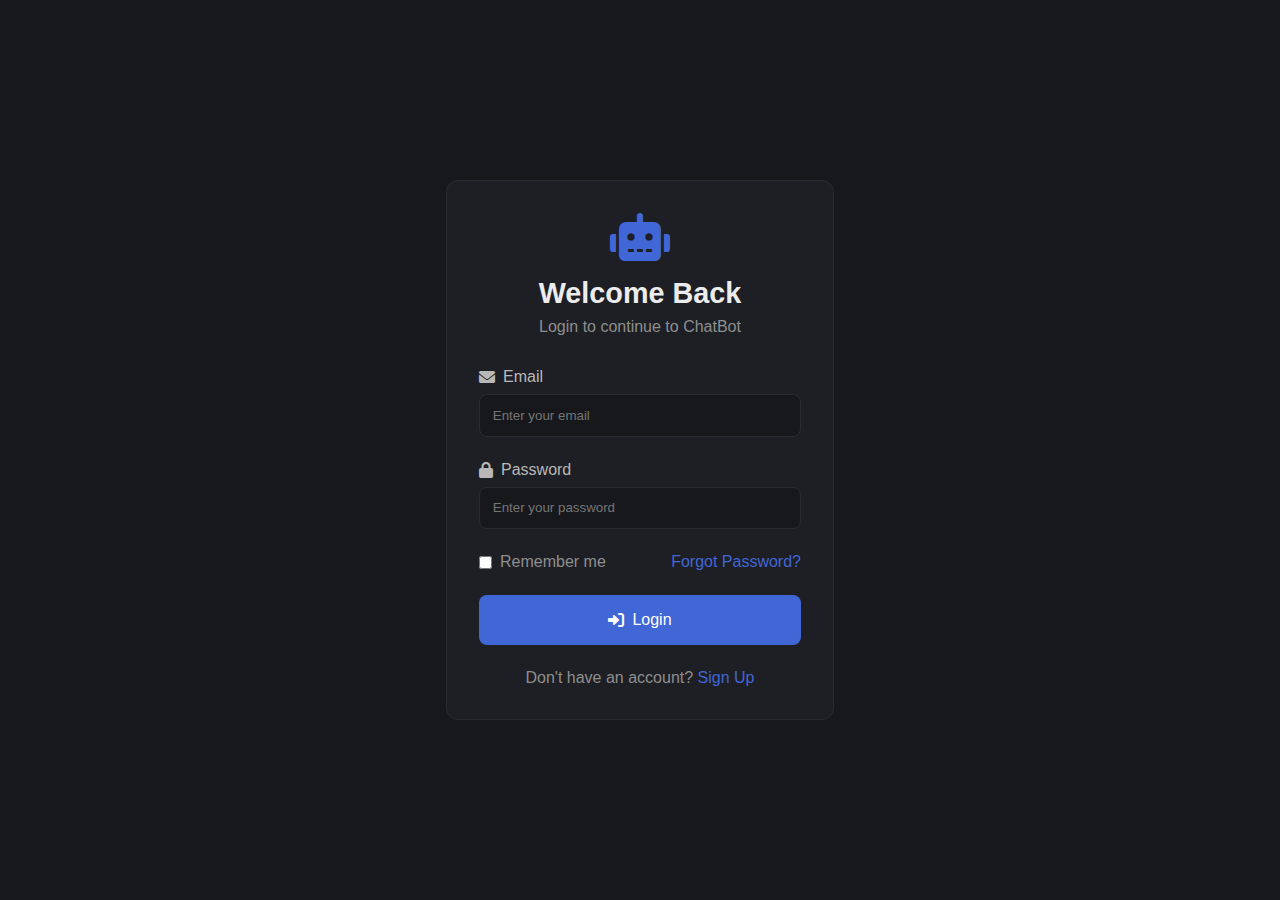
<file: login.html>
<!DOCTYPE html>
<html lang="en">
<head>
    <meta charset="UTF-8">
    <meta name="viewport" content="width=device-width, initial-scale=1.0">
    <title>ChatBot - Login</title>
    <link rel="stylesheet" href="auth.css">
    <link rel="stylesheet" href="https://cdnjs.cloudflare.com/ajax/libs/font-awesome/6.0.0/css/all.min.css">
</head>
<body>
    <div class="auth-container">
        <div class="auth-box">
            <div class="auth-header">
                <i class="fas fa-robot"></i>
                <h1>Welcome Back</h1>
                <p>Login to continue to ChatBot</p>
            </div>
            
            <form class="auth-form">
                <div class="form-group">
                    <label><i class="fas fa-envelope"></i> Email</label>
                    <input type="email" placeholder="Enter your email">
                </div>
                
                <div class="form-group">
                    <label><i class="fas fa-lock"></i> Password</label>
                    <input type="password" placeholder="Enter your password">
                </div>
                
                <div class="form-options">
                    <label class="remember-me">
                        <input type="checkbox">
                        Remember me
                    </label>
                    <a href="#" class="forgot-password">Forgot Password?</a>
                </div>

                <button type="submit" class="auth-button">
                    <i class="fas fa-sign-in-alt"></i> Login
                </button>
            </form>
            
            <div class="auth-footer">
                <p>Don't have an account? <a href="signup.html">Sign Up</a></p>
            </div>
        </div>
    </div>
</body>
</html>
</file>
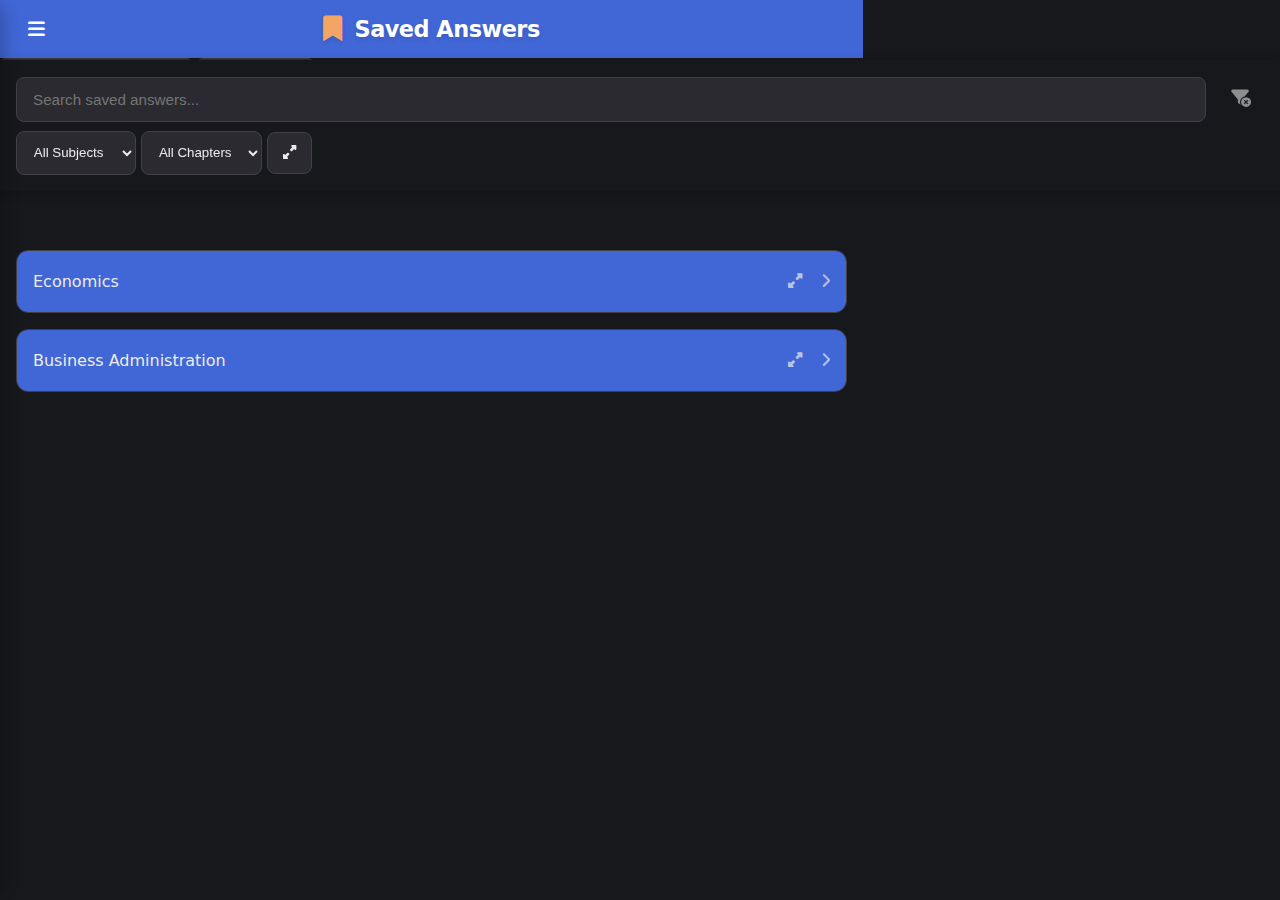
<file: saved_answers.html>
<!DOCTYPE html>
<html lang="en">
<head>
    <meta charset="UTF-8">
    <meta name="viewport" content="width=device-width, initial-scale=1.0">
    <title>Saved Answers</title>
    <link rel="stylesheet" href="styles.css">
    <link rel="stylesheet" href="saved_answers.css">
    <link rel="stylesheet" href="https://cdnjs.cloudflare.com/ajax/libs/font-awesome/6.0.0/css/all.min.css">
    
</head>
<body>
    <div class="app-container">
        <!-- Sidebar (same as index.html) -->
        <div class="sidebar" id="sidebar">
            <div class="sidebar-content">
                <button class="new-chat-btn">
                    <i class="fas fa-plus"></i> New Chat
                </button>
                
                <nav class="sidebar-nav">
                    <a href="index.html" class="nav-button">
                        <i class="fas fa-robot"></i>
                        <span>Chat Bot</span>
                        <i class="fas fa-chevron-right arrow-icon"></i>
                    </a>
                    <a href="saved_answers.html" class="nav-button active">
                        <i class="fas fa-bookmark"></i>
                        <span>Saved Answers</span>
                        <i class="fas fa-chevron-right arrow-icon"></i>
                    </a>
                </nav>
                
                <div class="chat-history">
                    <div class="history-header">
                        <h3>Chat History</h3>
                        <button class="search-toggle">
                            <i class="fas fa-search"></i>
                        </button>
                    </div>

                    <div class="history-search-panel">
                        <div class="search-container">
                            <input type="text" placeholder="Search chats..." class="history-search">
                            <button class="filter-toggle">
                                <i class="fas fa-filter"></i>
                            </button>
                        </div>
                        
                        <div class="history-filters">
                            <select class="subject-filter">
                                <option value="">All Subjects</option>
                            </select>
                            <select class="chapter-filter">
                                <option value="">All Chapters</option>
                            </select>
                            <button class="clear-filters-btn" title="Clear all filters">
                                <a>Clear All Filter</a>
                            </button>
                        </div>
                    </div>

                    <div class="history-items">
                        <!-- Chat history items will be added here dynamically -->
                    </div>
                </div>
                
                <div class="sidebar-bottom">
                    <a href="settings.html" class="settings-btn">
                        <i class="fas fa-cog"></i>
                        Settings
                    </a>
                </div>
            </div>
        </div>

        <!-- Main Content -->
        <div class="settings-container">
            <div class="chat-header">
                <button id="menuToggle" class="menu-toggle">
                    <i class="fas fa-bars"></i>
                </button>
                <h2><i class="fas fa-bookmark"></i> Saved Answers</h2>
            </div>

            <div class="settings-content">
                <!-- Mobile Search -->
                <div class="mobile-search">
                    <div class="search-container">
                        <input type="text" class="search-input" placeholder="Search saved answers...">
                        <button class="icon-btn clear-filters" title="Clear all filters">
                            <i class="fas fa-filter-circle-xmark"></i>
                        </button>
                    </div>
                    <div class="filter-container">
                        <select class="filter-select">
                            <option value="">All Subjects</option>
                            <option value="eco">Economics</option>
                            <option value="ba">Business</option>
                        </select>
                        <select class="filter-select">
                            <option value="">All Chapters</option>
                        </select>
                        <button class="toggle-all-btn">
                            <i class="fas fa-expand-alt"></i>
                        </button>
                    </div>
                </div>

                <!-- Filter Panel -->
                <div class="filter-panel">
                    <select class="subject-filter">
                        <option value="">All Subjects</option>
                        <option value="eco">Economics</option>
                        <option value="ba">Business Administration</option>
                    </select>
                    <select class="chapter-filter">
                        <option value="">All Chapters</option>
                        <!-- Options can be populated dynamically -->
                    </select>
                </div>

                <!-- Accordion Tree: Grouped Saved Answers -->
                <div class="answers-tree">
                    <!-- Subject Accordion Item -->
                    <div class="accordion-item">
                        <div class="accordion-header">
                            <div class="header-content">
                                <div class="header-title">
                                    <span>Economics</span>
                                </div>
                                <div class="header-actions">
                                    <button class="toggle-section-btn" title="Expand/Collapse this section">
                                        <i class="fas fa-expand-alt"></i>
                                    </button>
                                    <i class="fas fa-chevron-right arrow"></i>
                                </div>
                            </div>
                        </div>
                        <div class="accordion-content">
                            <!-- Chapter Accordion Item -->
                            <div class="chapter-item">
                                <div class="chapter-header">
                                    <div class="header-content">
                                        <div class="header-title">
                                            <span>Macroeconomics</span>
                                        </div>
                                        <div class="header-actions">
                                            <button class="toggle-section-btn" title="Expand/Collapse this chapter">
                                                <i class="fas fa-expand-alt"></i>
                                            </button>
                                            <i class="fas fa-chevron-right arrow"></i>
                                        </div>
                                    </div>
                                </div>
                                <div class="chapter-content">
                                    <!-- Question Accordion Item -->
                                    <div class="question-item">
                                        <div class="question-header">
                                            <span>What is GDP?</span>
                                            <i class="fas fa-chevron-right arrow"></i>
                                        </div>
                                        <div class="question-content">
                                            <!-- Multiple Answer Items for this question -->
                                            <div class="answer-item">
                                                <div class="answer-body">
                                                    GDP stands for Gross Domestic Product, capturing the total economic output.
                                                </div>
                                                <button class="view-full-answer">View Full Answer</button>
                                            </div>
                                            <div class="answer-item">
                                                <div class="answer-body">
                                                    An alternative explanation emphasizes GDP as an indicator of economic health.
                                                </div>
                                                <button class="view-full-answer">View Full Answer</button>
                                            </div>
                                        </div>
                                    </div>
                                    <!-- Another Question Accordion Item -->
                                    <div class="question-item">
                                        <div class="question-header">
                                            <span>Fiscal Policy Overview</span>
                                            <i class="fas fa-chevron-right arrow"></i>
                                        </div>
                                        <div class="question-content">
                                            <div class="answer-item">
                                                <div class="answer-body">
                                                    Fiscal policy uses government spending and taxation to influence the economy.
                                                </div>
                                                <button class="view-full-answer">View Full Answer</button>
                                            </div>
                                        </div>
                                    </div>
                                </div>
                            </div>
                            <!-- Another Chapter Accordion Item -->
                            <div class="chapter-item">
                                <div class="chapter-header">
                                    <div class="header-content">
                                        <div class="header-title">
                                            <span>Microeconomics</span>
                                        </div>
                                        <div class="header-actions">
                                            <button class="toggle-section-btn" title="Expand/Collapse this chapter">
                                                <i class="fas fa-expand-alt"></i>
                                            </button>
                                            <i class="fas fa-chevron-right arrow"></i>
                                        </div>
                                    </div>
                                </div>
                                <div class="chapter-content">
                                    <div class="question-item">
                                        <div class="question-header">
                                            <span>Elasticity of Demand</span>
                                            <i class="fas fa-chevron-right arrow"></i>
                                        </div>
                                        <div class="question-content">
                                            <div class="answer-item">
                                                <div class="answer-body">
                                                    Elasticity measures how quantity demanded reacts to changes in price.
                                                </div>
                                                <button class="view-full-answer">View Full Answer</button>
                                            </div>
                                        </div>
                                    </div>
                                </div>
                            </div>
                        </div>
                    </div>
                    
                    <!-- Another Subject Accordion Item -->
                    <div class="accordion-item">
                        <div class="accordion-header">
                            <div class="header-content">
                                <div class="header-title">
                                    <span>Business Administration</span>
                                </div>
                                <div class="header-actions">
                                    <button class="toggle-section-btn" title="Expand/Collapse this section">
                                        <i class="fas fa-expand-alt"></i>
                                    </button>
                                    <i class="fas fa-chevron-right arrow"></i>
                                </div>
                            </div>
                        </div>
                        <div class="accordion-content">
                            <div class="chapter-item">
                                <div class="chapter-header">
                                    <div class="header-content">
                                        <div class="header-title">
                                            <span>Management Principles</span>
                                        </div>
                                        <div class="header-actions">
                                            <button class="toggle-section-btn" title="Expand/Collapse this chapter">
                                                <i class="fas fa-expand-alt"></i>
                                            </button>
                                            <i class="fas fa-chevron-right arrow"></i>
                                        </div>
                                    </div>
                                </div>
                                <div class="chapter-content">
                                    <div class="question-item">
                                        <div class="question-header">
                                            <span>Leadership Styles</span>
                                            <i class="fas fa-chevron-right arrow"></i>
                                        </div>
                                        <div class="question-content">
                                            <div class="answer-item">
                                                <div class="answer-body">
                                                    This explains various leadership styles such as transformational, autocratic, and democratic.
                                                </div>
                                                <button class="view-full-answer">View Full Answer</button>
                                            </div>
                                        </div>
                                    </div>
                                </div>
                            </div>
                        </div>
                    </div>
                    
                </div> <!-- End of answers-tree -->
            </div>
        </div>
    </div>
    <div class="answer-modal" id="answerModal">
        <div class="modal-content">
            <div class="modal-header">
                <div class="modal-title">
                    <h3>Saved Answer</h3>
                    <span class="answer-meta">Economics > Macroeconomics</span>
                </div>
                <button class="close-modal">
                    <i class="fas fa-times"></i>
                </button>
            </div>
            
            <div class="modal-body">
                <div class="question-section">
                    <h4>What is GDP?</h4>
                </div>
                
                <div class="answer-section">
                    <div class="answer-text">
                        <!-- This will contain the full 145-mark answer -->
                        <p>GDP (Gross Domestic Product) is a comprehensive measure of a nation's economic activity...</p>
                        <!-- More answer content -->
                    </div>
                </div>
            </div>
            
            <div class="modal-footer">
                <div class="answer-actions">
                    <div class="navigation-buttons">
                        <button class="nav-btn" disabled>
                            <i class="fas fa-chevron-left"></i>
                            Previous
                        </button>
                        <button class="nav-btn">
                            Next
                            <i class="fas fa-chevron-right"></i>
                        </button>
                    </div>
                    <div class="action-buttons">
                        <button class="action-btn history-btn">
                            <i class="fas fa-history"></i>
                            Chat History
                        </button>
                        <div class="save-type-dropdown">
                            <button class="action-btn save-btn">
                                <i class="fas fa-bookmark"></i>
                                Question Related
                                <i class="fas fa-chevron-down"></i>
                            </button>
                            <div class="dropdown-content">
                                <a href="#">Best Response</a>
                                <a href="#" class="active">Question Related</a>
                            </div>
                        </div>
                    </div>
                </div>
            </div>
        </div>
    </div>
    <script src="saved_answers.js"></script>
    <script src="history-search.js"></script>
</body>
</html>
</file>
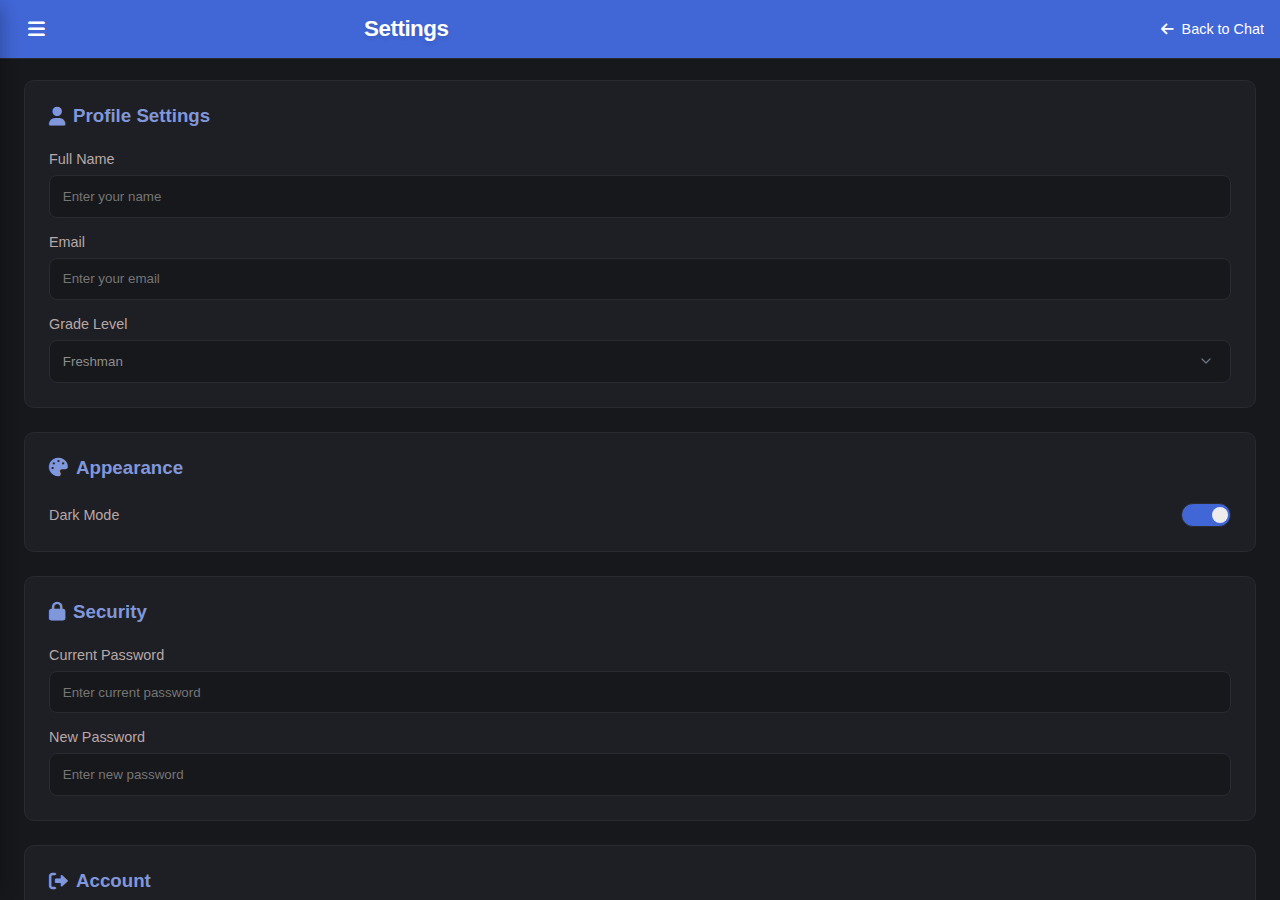
<file: settings.html>
<!DOCTYPE html>
<html lang="en">
<head>
    <meta charset="UTF-8">

    <meta name="viewport" content="width=device-width, initial-scale=1.0">
    <title>ChatBot - Settings</title>
    <link rel="stylesheet" href="styles.css">
    <link rel="stylesheet" href="settings.css">
    <link rel="stylesheet" href="https://cdnjs.cloudflare.com/ajax/libs/font-awesome/6.0.0/css/all.min.css">
</head>
<body>
    <div class="app-container">
        <!-- Sidebar (same as main page) -->
        <div class="sidebar" id="sidebar">
            <div class="sidebar-content">
                <button class="new-chat-btn">
                    <i class="fas fa-plus"></i> New Chat
                </button>
                
                <nav class="sidebar-nav">
                    <a href="index.html" class="nav-button">
                        <i class="fas fa-robot"></i>
                        <span>Chat Bot</span>
                        <i class="fas fa-chevron-right arrow-icon"></i>
                    </a>
                    <a href="saved_answers.html" class="nav-button">
                        <i class="fas fa-bookmark"></i>
                        <span>Saved Answers</span>
                        <i class="fas fa-chevron-right arrow-icon"></i>
                    </a>
                </nav>
                
                <div class="chat-history">
                    <div class="history-header">
                        <h3>Chat History</h3>
                        <button class="search-toggle">
                            <i class="fas fa-search"></i>
                        </button>
                    </div>

                    <div class="history-search-panel">
                        <div class="search-container">
                            <input type="text" placeholder="Search chats..." class="history-search">
                            <button class="filter-toggle">
                                <i class="fas fa-filter"></i>
                            </button>
                        </div>
                        
                        <div class="history-filters">
                            <select class="subject-filter">
                                <option value="">All Subjects</option>
                            </select>
                            <select class="chapter-filter">
                                <option value="">All Chapters</option>
                            </select>
                            <button class="clear-filters-btn" title="Clear all filters"></button>
                                <a>Clear All Filter</a>
                            </button>
                        </div>
                    </div>

                    <div class="history-items">
                        <!-- Chat history items will be added here dynamically -->
                    </div>
                </div>
                
                <div class="sidebar-bottom">
                    <button class="settings-btn active">
                        <i class="fas fa-cog"></i>
                        Settings
                    </button>
                </div>
            </div>
        </div>

        <!-- Main Settings Area -->
        <div class="settings-container">
            <div class="chat-header">
                <button id="menuToggle" class="menu-toggle">
                    <i class="fas fa-bars"></i>
                </button>
                <h2>Settings</h2>
                <a href="index.html" class="back-to-chat">
                    <i class="fas fa-arrow-left"></i> Back to Chat
                </a>
            </div>
            
            <div class="settings-content">
                <!-- Profile Section -->
                <section class="settings-section">
                    <h3><i class="fas fa-user"></i> Profile Settings</h3>
                    <div class="settings-form">
                        <div class="form-group">
                            <label>Full Name</label>
                            <input type="text" placeholder="Enter your name">
                        </div>
                        <div class="form-group">
                            <label>Email</label>
                            <input type="email" placeholder="Enter your email">
                        </div>
                        <div class="form-group">
                            <label for="grade-level">
                                
                                Grade Level
                            </label>
                            <select class="form-input" id="grade-level" name="grade-level">
                                <option value="freshman">Freshman</option>
                                <option value="sophomore">Sophomore</option>
                                <option value="junior">Junior</option>
                                <option value="senior">Senior</option>
                                <option value="graduate">Graduate</option>
                            </select>
                        </div>
                    </div>
                </section>

                <!-- Appearance Section -->
                <section class="settings-section">
                    <h3><i class="fas fa-palette"></i> Appearance</h3>
                    <div class="settings-form">
                        <div class="form-group toggle">
                            <label>Dark Mode</label>
                            <label class="switch">
                                <input type="checkbox" checked>
                                <span class="slider round"></span>
                            </label>
                        </div>
                    </div>
                </section>

                <!-- Security Section -->
                <section class="settings-section">
                    <h3><i class="fas fa-lock"></i> Security</h3>
                    <div class="settings-form">
                        <div class="form-group">
                            <label>Current Password</label>
                            <input type="password" placeholder="Enter current password">
                        </div>
                        <div class="form-group">
                            <label>New Password</label>
                            <input type="password" placeholder="Enter new password">
                        </div>
                    </div>
                </section>

                <!-- Account Section -->
                <section class="settings-section">
                    <h3><i class="fas fa-sign-out-alt"></i> Account</h3>
                    <div class="settings-form">
                        <button class="logout-button" onclick="window.location.href='login.html'">
                            <i class="fas fa-sign-out-alt"></i> Logout
                        </button>
                    </div>
                </section>

                <!-- Save Button -->
                <button class="save-button">
                    <i class="fas fa-save"></i> Save Changes
                </button>
            </div>
        </div>
    </div>
    <script src="script.js"></script>
    <script src="settings.js"></script>
    <script src="history-search.js"></script>
</body>
</html>
</file>
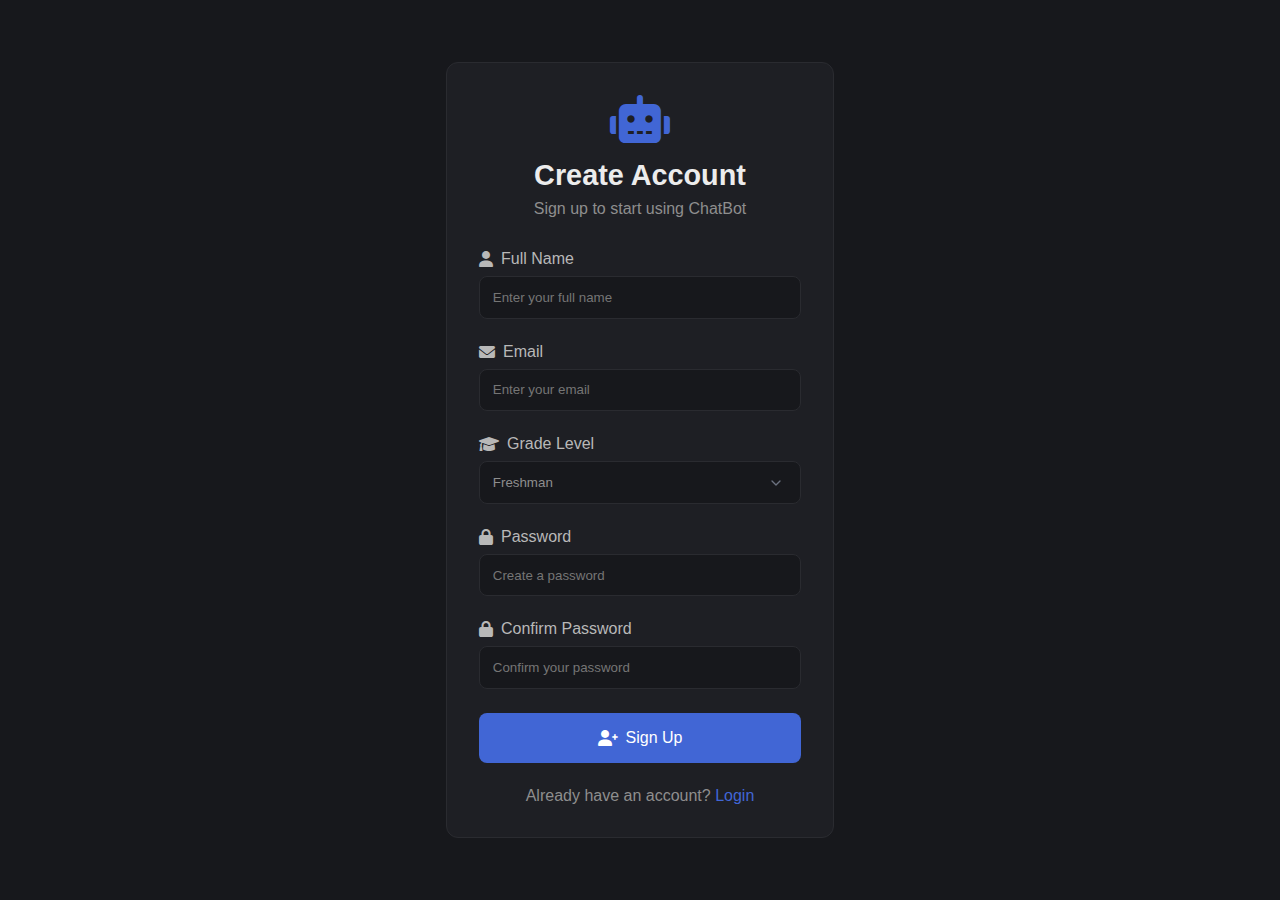
<file: signup.html>
<!DOCTYPE html>
<html lang="en">
<head>
    <meta charset="UTF-8">
    <meta name="viewport" content="width=device-width, initial-scale=1.0">
    <title>ChatBot - Sign Up</title>
    <link rel="stylesheet" href="auth.css">
    <link rel="stylesheet" href="https://cdnjs.cloudflare.com/ajax/libs/font-awesome/6.0.0/css/all.min.css">
</head>
<body>
    <div class="auth-container">
        <div class="auth-box">
            <div class="auth-header">
                <i class="fas fa-robot"></i>
                <h1>Create Account</h1>
                <p>Sign up to start using ChatBot</p>
            </div>
            
            <form class="auth-form">
                <div class="form-group">
                    <label><i class="fas fa-user"></i> Full Name</label>
                    <input type="text" placeholder="Enter your full name">
                </div>

                <div class="form-group">
                    <label><i class="fas fa-envelope"></i> Email</label>
                    <input type="email" placeholder="Enter your email">
                </div>
                
                <div class="form-group">
                    <label for="grade-level">
                        <i class="fas fa-graduation-cap"></i>
                        Grade Level
                    </label>
                    <select class="form-input" id="grade-level" name="grade-level">
                        <option value="freshman">Freshman</option>
                        <option value="sophomore">Sophomore</option>
                        <option value="junior">Junior</option>
                        <option value="senior">Senior</option>
                        <option value="graduate">Graduate</option>
                    </select>
                </div>
                
                <div class="form-group">
                    <label><i class="fas fa-lock"></i> Password</label>
                    <input type="password" placeholder="Create a password">
                </div>
                
                <div class="form-group">
                    <label><i class="fas fa-lock"></i> Confirm Password</label>
                    <input type="password" placeholder="Confirm your password">
                </div>

                <button type="submit" class="auth-button">
                    <i class="fas fa-user-plus"></i> Sign Up
                </button>
            </form>
            
            <div class="auth-footer">
                <p>Already have an account? <a href="login.html">Login</a></p>
            </div>
        </div>
    </div>
</body>
</html>
</file>
<file: auth.css>
* {
    margin: 0;
    padding: 0;
    box-sizing: border-box;
}

body {
    font-family: Arial, sans-serif;
    background-color: #17181c;
    color: #ececec;
    min-height: 100vh;
    display: flex;
    align-items: center;
    justify-content: center;
}

.auth-container {
    width: 100%;
    max-width: 420px;
    padding: 1rem;
}

.auth-box {
    background-color: #1e1f24;
    border-radius: 12px;
    padding: 2rem;
    border: 1px solid #2a2b30;
}

.auth-header {
    text-align: center;
    margin-bottom: 2rem;
}

.auth-header i {
    font-size: 3rem;
    color: #4166d5;
    margin-bottom: 1rem;
}

.auth-header h1 {
    font-size: 1.8rem;
    margin-bottom: 0.5rem;
}

.auth-header p {
    color: #8e8e8e;
}

.form-group {
    margin-bottom: 1.5rem;
}

.form-group label {
    display: flex;
    align-items: center;
    gap: 0.5rem;
    margin-bottom: 0.5rem;
    color: #b8b8b8;
}

.form-group input {
    width: 100%;
    padding: 0.8rem;
    background-color: #17181c;
    border: 1px solid #2a2b30;
    border-radius: 8px;
    color: #ececec;
    transition: all 0.3s ease;
}

.form-group input:focus {
    outline: none;
    border-color: #4166d5;
    background-color: #1a1b20;
}

.form-options {
    display: flex;
    justify-content: space-between;
    align-items: center;
    margin-bottom: 1.5rem;
}

.remember-me {
    display: flex;
    align-items: center;
    gap: 0.5rem;
    color: #8e8e8e;
}

.forgot-password {
    color: #4166d5;
    text-decoration: none;
}

.auth-button {
    width: 100%;
    padding: 1rem;
    background-color: #4166d5;
    color: white;
    border: none;
    border-radius: 8px;
    cursor: pointer;
    display: flex;
    align-items: center;
    justify-content: center;
    gap: 0.5rem;
    font-size: 1rem;
    transition: background-color 0.3s ease;
}

.auth-button:hover {
    background-color: #3555b8;
}

.auth-footer {
    text-align: center;
    margin-top: 1.5rem;
    color: #8e8e8e;
}

.auth-footer a {
    color: #4166d5;
    text-decoration: none;
}

.auth-footer a:hover {
    text-decoration: underline;
}

/* Add these styles for the grade level dropdown */
#grade-level {
    background-color: #17181c;
    border: 1px solid #2a2b30;
    border-radius: 8px;
    padding: 0.8rem;
    color: #8e8e8e;
    width: 100%;
    cursor: pointer;
    transition: all 0.2s ease;
    appearance: none;
    background-image: url('data:image/svg+xml;charset=UTF-8,<svg xmlns="http://www.w3.org/2000/svg" viewBox="0 0 24 24" fill="none" stroke="%236b7280" stroke-width="2" stroke-linecap="round" stroke-linejoin="round"><polyline points="6 9 12 15 18 9"/></svg>');
    background-repeat: no-repeat;
    background-position: right 1rem center;
    background-size: 1rem;
}

#grade-level:hover {
    border-color: #4166d5;
    background-color: #1a1b20;
}

#grade-level:focus {
    outline: none;
    border-color: #4166d5;
    background-color: #1a1b20;
}

#grade-level option {
    background-color: #17181c;
    color: #ececec;
    padding: 0.8rem;
}
</file>
<file: styles.css>
* {
    margin: 0;
    padding: 0;
    box-sizing: border-box;
}

body {
    font-family: -apple-system, BlinkMacSystemFont, "Segoe UI", Roboto, Oxygen-Sans, Ubuntu, Cantarell, "Helvetica Neue", sans-serif;
    background-color: #1a1a1a;
}

.app-container {
    display: flex;
    height: 100vh;
    position: relative;
    animation: slideUpFade 0.2s cubic-bezier(0.16, 1, 0.3, 1);
}

@keyframes slideUpFade {
    0% {
        opacity: 0;
        transform: translateY(5px) scale(0.99);
    }
    100% {
        opacity: 1;
        transform: translateY(0) scale(1);
    }
}

/* Sidebar Styles */
.sidebar {
    position: fixed;
    top: 0;
    left: 0;
    bottom: 0;
    width: 280px;
    background-color: #202123;
    color: #ececec;
    z-index: 1001;
    transform: translateX(-100%);
    transition: transform 0.4s cubic-bezier(0.4, 0, 0.2, 1);
    border-right: 1px solid #2a2b30;
    border-top-right-radius: 20px;
    border-bottom-right-radius: 20px;
    box-shadow: 5px 0 15px rgba(0, 0, 0, 0.2);
}

.sidebar.active {
    transform: translateX(0);
}

/* Add overlay when sidebar is active */
.sidebar::before {
    content: '';
    position: fixed;
    top: 0;
    left: 0;
    right: 0;
    bottom: 0;
    background: rgba(0, 0, 0, 0.5);
    z-index: -1;
    opacity: 0;
    transition: opacity 0.3s ease;
    pointer-events: none;
}

.sidebar.active::before {
    opacity: 1;
    pointer-events: auto;
}

.sidebar-content {
    display: flex;
    flex-direction: column;
    height: 100%;
    padding: 1rem;
}

.new-chat-btn {
    background-color: #4166d5;
    color: white;
    border: none;
    padding: 0.8rem;
    border-radius: 5px;
    cursor: pointer;
    margin-bottom: 1rem;
    display: flex;
    align-items: center;
    gap: 0.5rem;
}

.chat-history {
    flex: 1;
    overflow-y: auto;
    border-top: 1px solid #404045;
    padding-top: 1rem;
    margin-top: 0.5rem;
}

.chat-history h3 {
    margin-bottom: 1rem;
    font-size: 0.9rem;
    color: #8e8e8e;
}

.history-item {
    padding: 0.8rem;
    cursor: pointer;
    border-radius: 8px;
    display: flex;
    align-items: flex-start;
    gap: 0.8rem;
    transition: all 0.3s ease;
    margin-bottom: 0.5rem;
}

.history-item:hover {
    background-color: #2d2d30;
    transform: translateX(5px);
}

.history-item-content {
    flex: 1;
    display: flex;
    flex-direction: column;
    gap: 0.4rem;
}

.history-text {
    font-size: 0.9rem;
    color: #ececec;
}

.history-tags {
    display: none; /* Hide by default */
    gap: 0.5rem;
    flex-wrap: wrap;
}

/* Show tags when search panel is active */
.history-search-panel.active ~ .history-items .history-tags {
    display: flex;
    animation: fadeIn 0.3s ease;
}

@keyframes fadeIn {
    from {
        opacity: 0;
    }
    to {
        opacity: 1;
    }
}

.subject-tag {
    background-color: #4166d5;
    color: #fff;
    font-size: 0.7rem;
    padding: 0.2rem 0.6rem;
    border-radius: 12px;
}

.chapter-tag {
    background-color: #2d2d30;
    color: #8e8e8e;
    border: 1px solid #404045;
    font-size: 0.7rem;
    padding: 0.2rem 0.6rem;
    border-radius: 12px;
}

.sidebar-bottom {
    margin-top: auto;
    border-top: 1px solid #404045;
    padding: 1rem;
    padding-bottom: 1.5rem;
    margin-bottom: -1px;
    border-bottom-left-radius: 20px;
    border-bottom-right-radius: 20px;
    background-color: #202123;
}

.settings-btn {
    width: 100%;
    padding: 0.6rem;
    background: none;
    border: none;
    color: #ececec;
    cursor: pointer;
    display: flex;
    align-items: center;
    gap: 0.3rem;
    border-radius: 6px;
    transition: all 0.3s cubic-bezier(0.4, 0, 0.2, 1);
    position: relative;
    overflow: hidden;
    font-size: 0.9rem;
}

.settings-btn:hover {
    background-color: #2d2d30;
}

.settings-btn::after {
    content: '';
    position: absolute;
    bottom: 0;
    left: 0;
    width: 100%;
    height: 2px;
    background-color: #4166d5;
    transform: scaleX(0);
    transform-origin: right;
    transition: transform 0.3s cubic-bezier(0.4, 0, 0.2, 1);
}

.settings-btn:hover::after {
    transform: scaleX(1);
    transform-origin: left;
}

.settings-btn i {
    font-size: 0.95rem;
}

/* Chat Container Styles */
.chat-container {
    flex: 1;
    display: flex;
    flex-direction: column;
    animation: contentFade 0.25s cubic-bezier(0.16, 1, 0.3, 1);
}

@keyframes contentFade {
    0% {
        opacity: 0;
        transform: translateY(8px);
        filter: blur(5px);
    }
    100% {
        opacity: 1;
        transform: translateY(0);
        filter: blur(0);
    }
}

.chat-header {
    background-color: #4166d5;
    color: white;
    padding: 1rem;
    display: flex;
    align-items: center;
    justify-content: center;
    gap: 1rem;
    position: relative;
}

.chat-header h2 {
    font-size: 1.4rem;
    font-weight: 600;
    letter-spacing: -0.5px;
    text-shadow: 0 2px 4px rgba(0,0,0,0.1);
    display: flex;
    align-items: center;
    gap: 0.8rem;
    color: #fff;
    margin: 0 auto;
}

.chat-header h2 i {
    color: #ffaa5ef5; /* Golden color for the cap */
    font-size: 1.6rem;
}

.menu-toggle {
    position: absolute;
    left: 1rem;
    background: none;
    border: none;
    color: white;
    cursor: pointer;
    font-size: 1.2rem;
    width: 40px;
    height: 40px;
    border-radius: 10px;
    display: flex;
    align-items: center;
    justify-content: center;
    transition: all 0.3s cubic-bezier(0.4, 0, 0.2, 1);
}

.menu-toggle:hover {
    background-color: rgba(255, 255, 255, 0.1);
    transform: scale(1.05);
}

.menu-toggle:active {
    transform: scale(0.95);
}

.chat-messages {
    flex: 1;
    overflow-y: auto;
    padding: 1rem;
    background-color: #292a2d;
}

.message {
    margin-bottom: 1rem;
    color: #ececec;
}

.user-message {
    display: flex;
    justify-content: flex-end;
    padding-left: 20%;
}

.user-message .message-content {
    background-color: #2a2a30;
    padding: 0.8rem;
    border-radius: 15px;
    max-width: 70%;
    word-wrap: break-word;
    border: 1px solid #3a3a42;
    box-shadow: 0 2px 8px rgba(0, 0, 0, 0.15);
    color: #ececec;
    font-weight: 400;
}

.user-message .message-content:hover {
    background-color: #2d2d34;
    border-color: #404048;
}

.bot-message {
    display: flex;
    align-items: flex-start;
    gap: 8px;
    padding-right: 20%;
}

.bot-icon {
    flex-shrink: 0;
    width: 35px;
    height: 35px;
    background-color: #414158;
    border-radius: 8px;
    display: flex;
    align-items: center;
    justify-content: center;
    border: 1px solid #404045;
}

.bot-message .message-content {
    flex: 1;
    background-color: #414158;
    color: #ececec;
    padding: 0.8rem;
    border-radius: 15px;
    max-width: 70%;
    word-wrap: break-word;
    font-family: "Söhne", ui-sans-serif, system-ui, -apple-system, "Segoe UI", Roboto, Ubuntu, Cantarell, "Noto Sans", sans-serif;
    font-size: 0.95rem;
    line-height: 1.5;
    letter-spacing: -0.01em;
}

/* Optional: Add different border radius for better visual distinction */
.bot-message .message-content {
    border-top-left-radius: 5px;
}

.user-message .message-content {
    border-top-right-radius: 5px;
    color: #ececec;
    font-weight: 400;
}

.chat-input {
    position: relative;
    padding: 1rem;
    background-color: #292a2d;
}

.input-wrapper {
    display: flex;
    align-items: center;
    gap: 0.5rem;
    background-color: #404045;
    border-radius: 20px;
    padding: 0.5rem 1rem;
}

#userInput {
    flex: 1;
    min-width: 50px;
    background: none;
    border: none;
    color: #ececec;
    padding: 0.5rem 0;
    resize: none;
    min-height: 24px;
    max-height: 150px;
    overflow-y: auto;
    line-height: 1.5;
    font-family: "Söhne", ui-sans-serif, system-ui, -apple-system, "Segoe UI", Roboto, Ubuntu, Cantarell, "Noto Sans", sans-serif;
    font-size: 0.95rem;
    letter-spacing: -0.01em;
}

#userInput::-webkit-scrollbar {
    width: 6px;
}

#userInput::-webkit-scrollbar-thumb {
    background-color: #4166d5;
    border-radius: 3px;
}

#userInput::placeholder {
    font-family: inherit;
    color: #8e8e8e;
}

#sendButton {
    background-color: #4166d5;
    border: none;
    color: white;
    padding: 0.8rem;
    cursor: pointer;
    font-size: 1.2rem;
    transition: all 0.2s ease;
    border-radius: 8px;
    display: flex;
    align-items: center;
    justify-content: center;
    width: 42px;
    height: 42px;
}

#sendButton:hover {
    background-color: #3555b8;
    transform: translateX(2px);
}

#sendButton i {
    transform: rotate(0deg);
    display: inline-block;
}

#sendButton:hover i {
    animation: sendHover 0.3s ease forwards;
}

@keyframes sendHover {
    0% {
        transform: rotate(0deg) translateX(0);
    }
    100% {
        transform: rotate(0deg) translateX(3px);
    }
}

/* Mobile Responsive Styles */
@media (max-width: 768px) {
    .sidebar {
        position: fixed;
        top: 0;
        left: 0;
        bottom: 0;
        z-index: 1000;
        transform: translateX(-100%);
    }

    .sidebar.active {
        transform: translateX(0);
    }

    .chat-container {
        position: fixed;
        top: 0;
        left: 0;
        right: 0;
        bottom: 0;
        overflow: hidden;
    }

    .chat-header {
        position: fixed;
        top: 0;
        left: 0;
        right: 0;
        z-index: 1000;
    }

    .mobile-header {
        position: fixed;
        top: 60px; /* Adjust based on header height */
        left: 0;
        right: 0;
        z-index: 999;
    }

    .chat-messages {
        position: fixed;
        top: 140px; /* Adjust based on header + dropdown height */
        bottom: 90px; /* Adjust based on input height */
        left: 0;
        right: 0;
        overflow-y: auto;
        -webkit-overflow-scrolling: touch;
        padding: 1rem;
    }

    .chat-input {
        position: fixed;
        bottom: 0;
        left: 0;
        right: 0;
        background: #292a2d;
        z-index: 1000;
        padding: 1rem;
        box-shadow: 0 -2px 10px rgba(0,0,0,0.1);
    }

    .dropdown-panel {
        top: 100px; /* Adjust based on header height */
        max-height: 50vh;
    }

    .answers-grid {
        grid-template-columns: 1fr;
        gap: 1rem;
        padding: 0.5rem;
        margin-top: 120px; /* Increased from 60px */
    }

    .mobile-search {
        position: fixed;
        top: 60px;
        left: 0;
        right: 0;
        background: #17181c;
        z-index: 100;
        padding: 1rem;
        box-shadow: 0 2px 10px rgba(0,0,0,0.2);
        height: 72px; /* Explicit height */
    }

    .answer-card {
        margin: 0 0.5rem 0.5rem;
        padding: 1rem;
    }
}

/* Update these styles for the navigation button */
.sidebar-nav {
    margin: 1rem 0;
    padding: 0 0.5rem;
}

.nav-button {
    width: 100%;
    display: flex;
    align-items: center;
    padding: 0.8rem 1rem;
    background-color: #2d2d30;
    border: 1px solid #404045;
    border-radius: 8px;
    color: #ececec;
    cursor: pointer;
    transition: all 0.3s cubic-bezier(0.4, 0, 0.2, 1);
    position: relative;
}

.nav-button i:not(.arrow-icon) {
    margin-right: 0.8rem;
    font-size: 1.1rem;
    color: #4166d5;
}

.nav-button span {
    flex: 1;
    text-align: left;
    font-size: 0.95rem;
}

.arrow-icon {
    font-size: 0.8rem;
    opacity: 0.7;
    transition: transform 0.3s ease;
}

.nav-button:hover {
    transform: translateX(5px);
    background-color: #4166d5;
}

.nav-button:hover i {
    color: #ffffff !important;
}

.nav-button:hover .arrow-icon {
    transform: translateX(3px);
}

.nav-button:active {
    transform: translateY(0);
}

.nav-button.active {
    background-color: #4166d5;
    border-color: #4166d5;
}

.nav-button.active i {
    color: #ffffff !important;
}

.sidebar-nav {
    display: flex;
    flex-direction: column;
    gap: 0.5rem;
}

.nav-button {
    text-decoration: none;
}

.command-panel {
    position: absolute;
    bottom: 80px;
    left: 50%;
    transform: translateX(-50%) translateY(20px);
    width: 90%;
    max-width: 500px;
    background: #202123;
    border-radius: 10px;
    box-shadow: 0 4px 12px rgba(0,0,0,0.25);
    z-index: 1000;
    border: 1px solid #404045;
    padding: 1rem;
    opacity: 0;
    visibility: hidden;
    transition: all 0.3s cubic-bezier(0.4, 0, 0.2, 1);
}

.command-panel.active {
    opacity: 1;
    visibility: visible;
    transform: translateX(-50%) translateY(0);
}

.command-list {
    display: flex;
    flex-direction: column;
    gap: 0.5rem;
    transition: all 0.3s cubic-bezier(0.4, 0, 0.2, 1);
}

.command-item {
    padding: 0.8rem;
    cursor: pointer;
    display: flex;
    align-items: center;
    gap: 0.8rem;
    color: #ececec;
    background: #2d2d30;
    border-radius: 6px;
    transition: all 0.2s cubic-bezier(0.4, 0, 0.2, 1);
    height: 45px;
    opacity: 1;
}

.command-item.hidden {
    height: 0;
    padding: 0;
    margin: 0;
    opacity: 0;
    pointer-events: none;
    overflow: hidden;
}

.command-item:hover {
    background: #4166d5;
}

/* Add staggered animation for items */
.command-panel.active .command-item:nth-child(1) { transition-delay: 0.05s; }
.command-panel.active .command-item:nth-child(2) { transition-delay: 0.1s; }
.command-panel.active .command-item:nth-child(3) { transition-delay: 0.15s; }
.command-panel.active .command-item:nth-child(4) { transition-delay: 0.2s; }

.command-list {
    max-height: 300px;
    overflow-y: auto;
}

.command-item::before {
    content: "/";
    color: #4166d5;
    font-weight: bold;
}

.command-pill {
    display: inline-flex;
    align-items: center;
    background-color: #2d2d30;
    color: #ececec;
    border-radius: 20px;
    padding: 0.5rem 1rem;
    margin: 0.2rem;
    position: relative;
    font-size: 0.9rem;
    cursor: pointer;
}

.glow-dot {
    display: inline-block;
    width: 8px;
    height: 8px;
    background-color: #4166d5;
    border-radius: 50%;
    margin-right: 0.5rem;
    position: static;
    transform: none;
}

/* Mobile Header Styles */
.mobile-header {
    position: relative;
    background-color: #292a2d;
    color: white;
    padding: 0.8rem;
}

.dropdown-trigger {
    background-color: #314da2;
    padding: 0.5rem 1rem;
    border-radius: 8px;
    display: flex;
    align-items: center;
    gap: 0.8rem;
    cursor: pointer;
    transition: all 0.2s ease;
}

.dropdown-trigger:hover {
    background-color: #3555b8;
}

.selected-values {
    flex: 1;
    display: flex;
    flex-direction: column;
    gap: 0.2rem;
}

.selected-values span {
    font-size: 0.9rem;
    color: rgba(255, 255, 255, 0.9);
}

.dropdown-trigger i {
    color: rgba(255, 255, 255, 0.9);
}

.dropdown-trigger i.fa-chevron-down {
    font-size: 0.8rem;
}

.dropdown-panel {
    position: absolute;
    top: 100%;
    left: 0;
    right: 0;
    background: #202123;
    border-radius: 0 0 10px 10px;
    box-shadow: 0 4px 12px rgba(0,0,0,0.25);
    z-index: 1001;
    max-height: 0;
    overflow: hidden;
    opacity: 0;
    transition: all 0.3s cubic-bezier(0.4, 0, 0.2, 1);
    transform-origin: top;
    transform: translateY(-10px);
}

.dropdown-panel.active {
    max-height: 60vh;
    opacity: 1;
    transform: translateY(0);
}

.dropdown-section {
    padding: 1rem;
    border-bottom: 1px solid #2a2b30;
}

.dropdown-section h4 {
    color: #8097db;
    margin-bottom: 0.8rem;
    font-size: 0.95rem;
}

.dropdown-items {
    display: grid;
    grid-template-columns: repeat(auto-fill, minmax(120px, 1fr));
    gap: 0.5rem;
}

.dropdown-item {
    padding: 0.6rem;
    background: #2d2d30;
    border-radius: 6px;
    font-size: 0.9rem;
    cursor: pointer;
    transition: all 0.2s cubic-bezier(0.4, 0, 0.2, 1);
    opacity: 0;
    transform: translateY(10px);
}

.dropdown-panel.active .dropdown-item {
    opacity: 1;
    transform: translateY(0);
}

/* Add animation to dropdown items */
.dropdown-items .dropdown-item:nth-child(1) { transition-delay: 0.05s; }
.dropdown-items .dropdown-item:nth-child(2) { transition-delay: 0.1s; }
.dropdown-items .dropdown-item:nth-child(3) { transition-delay: 0.15s; }
.dropdown-items .dropdown-item:nth-child(4) { transition-delay: 0.2s; }
.dropdown-items .dropdown-item:nth-child(5) { transition-delay: 0.25s; }

/* Smooth chevron rotation */
.dropdown-trigger i.fa-chevron-down {
    transition: transform 0.3s cubic-bezier(0.4, 0, 0.2, 1);
}

.dropdown-panel.active + .dropdown-trigger i.fa-chevron-down {
    transform: rotate(180deg);
}

@media (min-width: 769px) {
    .mobile-header {
        display: flex;
        margin-bottom: 1rem;
        position: relative;
    }
    
    .dropdown-panel {
        width: 400px;
        left: 0;
        right: auto;
        top: calc(100% + 10px);
        z-index: 1001;
    }
}

/* Add these to existing dropdown styles */
.dropdown-search {
    padding: 1rem;
    border-bottom: 1px solid #404045;
}

.search-input {
    width: 100%;
    padding: 0.8rem;
    background: #2d2d30;
    border: 1px solid #404045;
    border-radius: 8px;
    color: #ececec;
}

.dropdown-header {
    display: flex;
    justify-content: space-between;
    align-items: center;
    margin-bottom: 0.8rem;
}

.item-count {
    background: #4166d5;
    padding: 0.2rem 0.5rem;
    border-radius: 12px;
    font-size: 0.8rem;
}

.dropdown-items {
    max-height: 200px;
    overflow-y: auto;
}

/* Add scrollbar styling */
.dropdown-items::-webkit-scrollbar {
    width: 6px;
}

.dropdown-items::-webkit-scrollbar-thumb {
    background-color: #4166d5;
    border-radius: 3px;
}

.chapter-subject {
    font-size: 0.7rem;
    color: #8097db;
    margin-top: 0.2rem;
    display: block;
}

/* Add smooth animation to sidebar */
.sidebar {
    position: fixed;
    top: 0;
    left: 0;
    bottom: 0;
    width: 280px;
    background-color: #202123;
    color: #ececec;
    z-index: 1001;
    transform: translateX(-100%);
    transition: transform 0.4s cubic-bezier(0.4, 0, 0.2, 1);
    border-right: 1px solid #2a2b30;
    border-top-right-radius: 20px;
    border-bottom-right-radius: 20px;
    box-shadow: 5px 0 15px rgba(0, 0, 0, 0.2);
}

.sidebar.active {
    transform: translateX(0);
}

/* Add overlay animation */
.sidebar::before {
    content: '';
    position: fixed;
    top: 0;
    left: 0;
    right: 0;
    bottom: 0;
    background: rgba(0, 0, 0, 0.5);
    z-index: -1;
    opacity: 0;
    transition: opacity 0.3s ease;
    pointer-events: none;
}

.sidebar.active::before {
    opacity: 1;
    pointer-events: auto;
}

/* Smooth animation for menu items */
.nav-button {
    transition: all 0.3s cubic-bezier(0.4, 0, 0.2, 1);
}

.nav-button:hover {
    transform: translateX(5px);
    background-color: #4166d5;
}

/* Add subtle animation to the menu icon */
@keyframes menuIconSpin {
    0% { transform: rotate(0deg); }
    100% { transform: rotate(180deg); }
}

.menu-toggle i {
    transition: transform 0.4s cubic-bezier(0.4, 0, 0.2, 1);
}

.sidebar.active + .chat-container .menu-toggle i {
    transform: rotate(180deg);
}

/* Add page transition styles */
.app-container {
    position: relative;
    width: 100%;
    min-height: 100vh;
    overflow-x: hidden;
}

/* Navigation transition effects */
.page-transition {
    position: fixed;
    top: 0;
    left: 0;
    width: 100%;
    height: 100%;
    pointer-events: none;
    z-index: 9999;
}

.page-transition::before,
.page-transition::after {
    content: '';
    position: absolute;
    height: 100%;
    width: 50%;
    background: #4166d5;
    transition: transform 0.6s cubic-bezier(0.77, 0, 0.18, 1);
}

.page-transition::before {
    left: 0;
    transform: translateX(-100%);
}

.page-transition::after {
    right: 0;
    transform: translateX(100%);
}

.page-transition.active::before {
    transform: translateX(0);
}

.page-transition.active::after {
    transform: translateX(0);
}

/* Content transition */
.content-wrapper {
    opacity: 1;
    transform: translateY(0);
    transition: opacity 0.3s ease, transform 0.5s cubic-bezier(0.77, 0, 0.18, 1);
}

.content-wrapper.fade-out {
    opacity: 0;
    transform: translateY(20px);
}

/* Add transition for settings link */
.settings-btn, .back-to-chat {
    position: relative;
    overflow: hidden;
}

.settings-btn::after, .back-to-chat::after {
    content: '';
    position: absolute;
    bottom: 0;
    left: 0;
    width: 100%;
    height: 2px;
    background-color: #4166d5;
    transform: scaleX(0);
    transform-origin: right;
    transition: transform 0.3s cubic-bezier(0.4, 0, 0.2, 1);
}

.settings-btn:hover::after, .back-to-chat:hover::after {
    transform: scaleX(1);
    transform-origin: left;
}

/* Add transition for page content */
.chat-container, .settings-container {
    animation: contentFade 0.25s cubic-bezier(0.16, 1, 0.3, 1);
}

@keyframes contentFade {
    0% {
        opacity: 0;
        transform: translateY(8px);
        filter: blur(5px);
    }
    100% {
        opacity: 1;
        transform: translateY(0);
        filter: blur(0);
    }
}

.intro-message {
    display: flex;
    flex-direction: column;
    align-items: center;
    justify-content: center;
    background-color: #2a2a30;
    color: #ececec;
    padding: 3rem;
    border-radius: 16px;
    margin: 0 auto;
    box-shadow: 0 4px 12px rgba(0, 0, 0, 0.2);
    text-align: center;
    width: 85%;
    position: absolute;
    top: 50%;
    left: 50%;
    transform: translate(-50%, -50%);
    border: 1px solid #3a3a40;
}

.intro-icon {
    font-size: 4rem;
    color: #4166d5;
    margin-bottom: 1.5rem;
    filter: drop-shadow(0 2px 4px rgba(0, 0, 0, 0.2));
}

.intro-text {
    font-size: 1.2rem;
    line-height: 1.8;
    font-weight: 500;
    color: #b0c4de;
    font-style: italic;
    max-width: 90%;
    margin: 0 auto;
}

/* Add to existing styles.css */
.saved-answers-list {
    display: grid;
    grid-template-columns: repeat(auto-fill, minmax(300px, 1fr));
    gap: 1.5rem;
    padding: 1rem;
}

.answer-card {
    background: #2a2a30;
    border-radius: 12px;
    padding: 1.2rem;
    border: 1px solid #404045;
    transition: transform 0.3s cubic-bezier(0.4, 0, 0.2, 1);
}

.answer-card:hover {
    transform: translateY(-3px);
}

.card-header {
    display: flex;
    justify-content: space-between;
    align-items: center;
    margin-bottom: 1rem;
}

.subject-pill {
    background: #4166d5;
    padding: 0.3rem 0.8rem;
    border-radius: 20px;
    font-size: 0.8rem;
}

.chapter-badge {
    background: #414158;
    padding: 0.3rem 0.6rem;
    border-radius: 6px;
    font-size: 0.8rem;
}

.card-actions {
    display: flex;
    gap: 0.5rem;
}

.icon-btn {
    background: none;
    border: none;
    color: #8e8e8e;
    cursor: pointer;
    padding: 0.4rem;
}

.icon-btn:hover {
    color: #ececec;
}

.question {
    font-weight: 500;
    margin-bottom: 0.8rem;
    color: #8097db;
}

.simplified-answer {
    background: #1e1f24;
    padding: 1rem;
    border-radius: 8px;
    margin-bottom: 1rem;
    line-height: 1.6;
    max-height: 150px;
    overflow: hidden;
    position: relative;
}

.simplified-answer::after {
    content: "";
    position: absolute;
    bottom: 0;
    left: 0;
    right: 0;
    height: 40px;
    background: linear-gradient(transparent, #1e1f24);
}

.card-footer {
    display: flex;
    justify-content: space-between;
    align-items: center;
    font-size: 0.9rem;
}

.view-full-answer {
    background: #414158;
    border: none;
    color: #ececec;
    padding: 0.5rem 1rem;
    border-radius: 6px;
    cursor: pointer;
    transition: background 0.3s ease;
}

.view-full-answer:hover {
    background: #4166d5;
}

.filter-tabs {
    display: flex;
    gap: 0.8rem;
    margin: 1rem 0;
    padding: 1rem 0;
    overflow-x: auto;
}

.filter-pill {
    background: #2d2d30;
    padding: 0.5rem 1.2rem;
    border-radius: 20px;
    cursor: pointer;
    transition: all 0.3s ease;
}

.filter-pill.active {
    background: #4166d5;
    font-weight: 500;
}

/* Mobile Saved Answers */
@media (max-width: 768px) {
    .answers-grid {
        grid-template-columns: 1fr;
        gap: 1rem;
        padding: 0.5rem;
        margin-top: 120px;
    }

    .mobile-search {
        position: fixed;
        top: 60px;
        left: 0;
        right: 0;
        background: #17181c;
        z-index: 100;
        padding: 1rem;
        box-shadow: 0 2px 10px rgba(0,0,0,0.2);
        height: 72px;
    }

    .answer-card {
        margin: 0 0.5rem 0.5rem;
        padding: 1rem;
    }
}

/* Answer Card Styles */
.answers-grid {
    display: grid;
    grid-template-columns: repeat(auto-fill, minmax(300px, 1fr));
    gap: 1.5rem;
    padding: 1rem;
}

.answer-card {
    background: #2a2a30;
    border-radius: 12px;
    padding: 1.2rem;
    border: 1px solid #404045;
}

.subject-badge {
    background: #4166d5;
    padding: 0.3rem 0.8rem;
    border-radius: 20px;
    font-size: 0.8rem;
}

.answer-preview {
    color: #8e8e8e;
    margin: 0.8rem 0;
    line-height: 1.5;
    display: -webkit-box;
    -webkit-line-clamp: 3;
    line-clamp: 3;
    -webkit-box-orient: vertical;
    overflow: hidden;
}

.card-footer {
    display: flex;
    justify-content: space-between;
    align-items: center;
    margin-top: 1rem;
    padding-top: 0.8rem;
    border-top: 1px solid #404045;
}

.view-btn {
    background: #414158;
    color: white;
    border: none;
    padding: 0.5rem 1rem;
    border-radius: 6px;
    cursor: pointer;
}

/* Chat History Search Styles */
.history-header {
    display: flex;
    justify-content: space-between;
    align-items: center;
    margin-bottom: 1rem;
}

.search-toggle, .filter-toggle {
    background: none;
    border: none;
    color: #8e8e8e;
    cursor: pointer;
    padding: 0.5rem;
    border-radius: 6px;
    transition: all 0.3s ease;
}

.search-toggle:hover, .filter-toggle:hover {
    background: #2d2d30;
    color: #ececec;
}

.history-search-panel {
    display: none;
    margin-bottom: 1rem;
}

.history-search-panel.active {
    display: block;
    animation: slideDown 0.3s ease;
}

@keyframes slideDown {
    from {
        opacity: 0;
        transform: translateY(-10px);
    }
    to {
        opacity: 1;
        transform: translateY(0);
    }
}

.search-container {
    display: flex;
    gap: 0.5rem;
    margin-bottom: 0.5rem;
}

.history-search {
    flex: 1;
    background: #2d2d30;
    border: 1px solid #404045;
    border-radius: 6px;
    padding: 0.5rem;
    color: #ececec;
    font-size: 0.9rem;
}

.history-filters {
    display: none;
    gap: 0.5rem;
    margin-bottom: 0.5rem;
}

.history-filters.active {
    display: flex;
    flex-direction: column;
}

.subject-filter, .chapter-filter {
    background: #2d2d30;
    border: 1px solid #404045;
    border-radius: 6px;
    padding: 0.5rem;
    color: #ececec;
    font-size: 0.9rem;
    cursor: pointer;
}

/* Mobile optimizations */
@media (max-width: 768px) {
    .history-search-panel {
        position: sticky;
        top: 0;
        background: #202123;
        padding: 0.5rem;
        z-index: 10;
    }

    .history-items {
        max-height: calc(100vh - 300px);
        overflow-y: auto;
    }
}

.custom-dropdown {
    position: relative;
    background: var(--bg-card);
    border-radius: 8px;
    border: 1px solid var(--border-color);
}

.custom-dropdown select {
    appearance: none;
    background: transparent;
    border: none;
    width: 100%;
    padding: 0.8rem 2.5rem 0.8rem 1rem;
    color: var(--text-light);
    cursor: pointer;
    z-index: 1;
    position: relative;
}

.dropdown-arrow {
    position: absolute;
    right: 1rem;
    top: 50%;
    transform: translateY(-50%);
    color: var(--text-muted);
    pointer-events: none;
    transition: transform 0.3s cubic-bezier(0.4, 0, 0.2, 1);
}

.custom-dropdown:hover {
    border-color: var(--primary-color);
}

.custom-dropdown:hover .dropdown-arrow {
    color: var(--primary-color);
    transform: translateY(-50%) rotate(180deg);
}

/* Style select options */
select option {
    background: var(--bg-dark);
    color: var(--text-light);
    padding: 0.8rem;
    border-bottom: 1px solid var(--border-color);
}

select option:hover {
    background: var(--primary-color) !important;
}

/* Update grade level dropdown styles */
.clear-filters-btn {
    background: #dc3545;
    border: none;
    color: white;
    padding: 0.3rem 0.6rem;
    border-radius: 6px;
    cursor: pointer;
    transition: all 0.3s ease;
    display: flex;
    align-items: center;
    gap: 0.3rem;
}

.clear-filters-btn:hover {
    background: #bb2d3b;
}

@media (max-width: 768px) {
    .clear-filters-btn span {
        display: none;
    }
    .clear-filters-btn {
        padding: 0.5rem;
    }
}
</file>
<file: saved_answers.css>
/* Core styles from styles.css */
        :root {
            --primary-color: #4166d5;
            --bg-dark: #17181c;
            --bg-card: #2a2a30;
            --border-color: #404045;
            --text-light: #ececec;
            --text-muted: #8e8e8e;
        }

        body {
            margin: 0;
            background: var(--bg-dark);
            color: var(--text-light);
            font-family: system-ui, -apple-system, sans-serif;
        }

        /* Enhanced Mobile Search Bar */
        .mobile-search {
            position: fixed;
            top: 60px;
            left: 0;
            right: 0;
            background: var(--bg-dark);
            z-index: 100;
            padding: 1rem;
            box-shadow: 0 2px 10px rgba(0,0,0,0.2);
        }

        .search-container {
            display: flex;
            gap: 0.8rem;
            align-items: center;
        }

        .search-input {
            flex: 1;
            background: var(--bg-card);
            border: 1px solid var(--border-color);
            border-radius: 8px;
            padding: 0.8rem 1rem;
            color: var(--text-light);
            font-size: 0.95rem;
        }

        .filter-select {
            background: var(--bg-card);
            border: 1px solid var(--border-color);
            border-radius: 8px;
            padding: 0.8rem;
            color: var(--text-light);
            min-width: 120px;
            cursor: pointer;
        }

        /* Enhanced Tree View */
        .answers-tree {
            padding: 1rem;
            margin-top: 140px;
        }

        .accordion-item {
            border: 1px solid var(--border-color);
            border-radius: 12px;
            margin-bottom: 1rem;
            background: var(--bg-card);
            overflow: hidden;
            transition: transform 0.3s ease;
        }

        .accordion-item:hover {
            transform: translateY(-2px);
        }

        .accordion-header {
            padding: 0.8rem 1rem;
            background: var(--primary-color);
            color: var(--text-light);
            font-weight: 600;
            cursor: pointer;
            display: flex;
            justify-content: space-between;
            align-items: center;
        }

        .chapter-item {
            margin: 0.8rem;
            border-radius: 8px;
            overflow: hidden;
            background: rgba(65, 65, 88, 0.3);
        }

        .chapter-header {
            padding: 0.8rem 1rem;
            background: rgba(65, 65, 88, 0.5);
            color: var(--text-light);
            cursor: pointer;
            display: flex;
            justify-content: space-between;
            align-items: center;
        }

        .question-item {
            margin: 0.8rem;
            border: 1px solid var(--border-color);
            border-radius: 8px;
            overflow: hidden;
        }

        .question-header {
            padding: 0.8rem 1rem;
            background: rgba(58, 63, 71, 0.5);
            color: var(--text-light);
            cursor: pointer;
        }

        .answer-body {
            padding: 1rem;
            background: rgba(30, 31, 36, 0.5);
            line-height: 1.6;
            color: var(--text-muted);
        }

        .view-full-answer {
            display: block;
            width: 100%;
            padding: 0.8rem;
            background: var(--primary-color);
            color: var(--text-light);
            border: none;
            border-radius: 6px;
            cursor: pointer;
            margin-top: 1rem;
            transition: background 0.3s ease;
        }

        .view-full-answer:hover {
            background: #4d71e0;
        }

        /* Animations */
        .accordion-content, .chapter-content, .question-content {
            max-height: 0;
            overflow: hidden;
            transition: max-height 0.3s cubic-bezier(0.4, 0, 0.2, 1);
        }

        .active > .accordion-content,
        .active > .chapter-content,
        .active > .question-content {
            max-height: 2000px;
        }

        .arrow {
            transition: transform 0.2s ease;
        }

        .active > .accordion-header .arrow,
        .active > .chapter-header .arrow,
        .active > .question-header .arrow {
            transform: rotate(90deg);
        }

        /* Add to your existing styles section */
        .icon-btn {
            background: none;
            border: none;
            color: var(--text-muted);
            cursor: pointer;
            padding: 0.8rem;
            transition: color 0.2s ease;
        }

        .icon-btn:hover {
            color: var(--text-light);
        }

        .toggle-all-btn {
            background: var(--bg-card);
            border: 1px solid var(--border-color);
            border-radius: 8px;
            padding: 0.8rem;
            color: var(--text-light);
            cursor: pointer;
            transition: background 0.2s ease;
            min-width: 45px;
        }

        .toggle-all-btn:hover {
            background: var(--primary-color);
        }

        .toggle-all-btn.active i {
            transform: rotate(180deg);
        }

        .toggle-all-btn i {
            transition: transform 0.3s ease;
        }

        .icon-btn.clear-filters {
            background: none;
            border: none;
            color: var(--text-muted);
            cursor: pointer;
            padding: 0.8rem;
            transition: all 0.2s ease;
            font-size: 1.1rem;
        }

        .icon-btn.clear-filters:hover {
            color: var(--primary-color);
            transform: scale(1.1);
        }

        .icon-btn.clear-filters:active {
            transform: scale(0.95);
        }

        /* Add to your existing styles */
        .header-content {
            display: flex;
            align-items: center;
            width: 100%;
            padding: 0.2rem 0;
        }

        .header-actions {
            display: flex;
            align-items: center;
            gap: 0.8rem;
        }

        .toggle-section-btn {
            background: none;
            border: none;
            color: var(--text-light);
            cursor: pointer;
            padding: 0.4rem;
            font-size: 0.9rem;
            opacity: 0.7;
            transition: all 0.2s ease;
        }

        .toggle-section-btn:hover {
            opacity: 1;
            transform: scale(1.1);
        }

        .toggle-section-btn.active i {
            transform: rotate(180deg);
        }

        .toggle-section-btn i {
            transition: transform 0.3s ease;
        }

        /* Update existing styles */
        .arrow {
            font-size: 0.9rem;
            opacity: 0.7;
        }

        /* Add to your existing styles */
        .header-title {
            display: flex;
            align-items: center;
            flex: 1;
            font-weight: 500;
        }

        .count-badge {
            background: rgba(255, 255, 255, 0.2);
            padding: 0.2rem 0.6rem;
            border-radius: 12px;
            font-size: 0.8rem;
            font-weight: 500;
        }

        /* Different badge colors for different levels */
        .accordion-header .count-badge {
            background: rgba(255, 255, 255, 0.2);
        }

        .chapter-header .count-badge {
            background: rgba(65, 102, 213, 0.2);
        }

        .question-header .count-badge {
            background: rgba(65, 65, 88, 0.3);
        }

        /* Updated saved badge styles to match your UI better */
        .saved-badge {
            display: flex;
            align-items: center;
            gap: 0.4rem;
            background: rgba(65, 102, 213, 0.1);
            padding: 0.3rem 0.6rem;
            border-radius: 6px;
            font-size: 0.75rem;
            color: #8097db;
            margin-left: auto;
            margin-right: 1rem;
        }

        .saved-badge::before {
            content: '\f02e';  /* bookmark icon */
            font-family: 'Font Awesome 6 Free';
            font-weight: 900;
            font-size: 0.8rem;
        }

        /* Different styles for each level */
        .accordion-header .saved-badge {
            background: rgba(65, 102, 213, 0.15);
            color: #8097db;
        }

        .chapter-header .saved-badge {
            background: rgba(65, 102, 213, 0.1);
            color: #7a8bb4;
            font-size: 0.7rem;
        }

        .question-header .saved-badge {
            background: rgba(65, 102, 213, 0.05);
            color: #6b7a9c;
            font-size: 0.7rem;
        }

        /* Hover effects */
        .accordion-header:hover .saved-badge,
        .chapter-header:hover .saved-badge,
        .question-header:hover .saved-badge {
            background: rgba(65, 102, 213, 0.2);
        }

        /* Mobile optimization */
        @media (max-width: 480px) {
            .saved-badge {
                min-width: 65px;
                padding: 0.25rem 0.6rem;
                margin-right: 0.8rem;
            }
        }

        .answer-modal {
            position: fixed;
            top: 0;
            left: 0;
            right: 0;
            bottom: 0;
            background: rgba(0, 0, 0, 0.8);
            z-index: 1000;
            overflow-y: auto;
            opacity: 0;
            visibility: hidden;
            transition: opacity 0.3s ease, visibility 0.3s ease;
        }

        .answer-modal.active {
            opacity: 1;
            visibility: visible;
        }

        .modal-content {
            background: var(--bg-dark);
            margin: 0 auto;
            min-height: 100vh;
            position: relative;
            display: flex;
            flex-direction: column;
            max-width: 800px;
            transform: translateY(20px);
            transition: transform 0.3s cubic-bezier(0.4, 0, 0.2, 1), opacity 0.3s ease;
            opacity: 0;
        }

        .answer-modal.active .modal-content {
            transform: translateY(0);
            opacity: 1;
        }

        /* Add content animations */
        .question-section, .answer-section {
            opacity: 0;
            transform: translateY(10px);
            transition: all 0.4s cubic-bezier(0.4, 0, 0.2, 1) 0.1s;
        }

        .answer-modal.active .question-section,
        .answer-modal.active .answer-section {
            opacity: 1;
            transform: translateY(0);
        }

        .modal-header {
            background: var(--bg-dark);
            padding: 1rem;
            position: relative;
            border-bottom: 1px solid var(--border-color);
        }

        .modal-title {
            margin-right: 2rem; /* Make space for close button */
        }

        .modal-title h3 {
            margin: 0 0 0.3rem 0;
            font-size: 1.3rem;
            font-weight: 600;
            color: var(--text-light);
        }

        .answer-meta {
            color: var(--text-muted);
            font-size: 0.9rem;
            display: flex;
            align-items: center;
            gap: 0.5rem;
        }

        .answer-meta::after {
            content: '';
            display: block;
            width: 4px;
            height: 4px;
            background: var(--text-muted);
            border-radius: 50%;
            margin-left: 0.2rem;
        }

        .modal-body {
            flex: 1;
            overflow-y: auto;
            padding: 1rem;
            padding-bottom: 140px; /* Space for fixed footer */
        }

        .question-section {
            background: var(--bg-card);
            border: 1px solid var(--border-color);
            border-radius: 8px;
            padding: 1rem;
            margin-bottom: 1rem;
            /* Compact question section */
            max-height: fit-content;
        }

        .question-title {
            color: var(--text-light);
            font-size: 1.1rem;
            font-weight: 500;
            margin-bottom: 0.8rem;
        }

        .tags {
            display: flex;
            gap: 0.5rem;
            flex-wrap: wrap;
        }

        .tag {
            background: rgba(65, 102, 213, 0.1);
            color: var(--text-muted);
            padding: 0.3rem 0.8rem;
            border-radius: 4px;
            font-size: 0.85rem;
        }

        .answer-section {
            background: var(--bg-card);
            border: 1px solid var(--border-color);
            border-radius: 8px;
            padding: 1.2rem;
            /* Give more space to answer content */
            flex: 1;
            min-height: 200px;
        }

        .answer-text {
            color: var(--text-light);
            font-size: 1rem;
            line-height: 1.6;
            white-space: normal;
            text-align: left;
            margin: 0;
        }

        /* Ensure proper spacing */
        .modal-content {
            display: flex;
            flex-direction: column;
            height: 100vh;
        }

        /* Mobile optimizations */
        @media (max-width: 480px) {
            .modal-body {
                padding: 0.8rem;
            }
            
            .question-section,
            .answer-section {
                padding: 1rem;
            }
        }

        /* Dark mode optimizations */
        @media (prefers-color-scheme: dark) {
            .answer-text {
                color: rgba(236, 236, 236, 0.95);
            }

            .answer-text strong {
                color: #fff;
            }

            .question-section,
            .answer-section {
                background: rgba(42, 42, 48, 0.8);
            }
        }

        /* Scrollbar styling */
        .modal-body::-webkit-scrollbar {
            width: 12px;
        }

        .modal-body::-webkit-scrollbar-track {
            background: var(--bg-dark);
        }

        .modal-body::-webkit-scrollbar-thumb {
            background: var(--border-color);
            border-radius: 6px;
            border: 3px solid var(--bg-dark);
        }

        /* Add smooth transitions */
        .modal-content {
            transition: transform 0.3s ease;
        }

        .modal.active .modal-content {
            transform: translateY(0);
        }

        .modal-footer {
            background: var(--bg-dark);
            padding: 1rem;
            border-top: 1px solid var(--border-color);
            position: sticky;
            bottom: 0;
        }

        .answer-actions {
            display: flex;
            flex-direction: column;
            gap: 0.8rem;
        }

        .navigation-buttons {
            display: flex;
            gap: 0.5rem;
            justify-content: center;
        }

        .nav-btn {
            background: var(--bg-card);
            border: 1px solid var(--border-color);
            color: var(--text-light);
            padding: 0.7rem 1.2rem;
            border-radius: 6px;
            display: flex;
            align-items: center;
            gap: 0.5rem;
            cursor: pointer;
            font-size: 0.9rem;
            flex: 1;
            max-width: 120px;
            justify-content: center;
        }

        .nav-btn[disabled] {
            opacity: 0.5;
            cursor: not-allowed;
        }

        .action-buttons {
            display: flex;
            gap: 0.8rem;
        }

        .action-btn {
            flex: 1;
            background: var(--bg-card);
            border: 1px solid var(--border-color);
            color: var(--text-light);
            padding: 0.8rem 1rem;
            border-radius: 6px;
            display: flex;
            align-items: center;
            gap: 0.5rem;
            cursor: pointer;
            font-size: 0.9rem;
            justify-content: center;
            min-height: 45px;
        }

        .history-btn {
            background: var(--bg-card);
            color: var(--text-muted);
        }

        .save-btn {
            background: var(--bg-card);
            color: var(--primary-color);
        }

        .save-type-dropdown {
            position: relative;
            flex: 1;
        }

        .dropdown-content {
            display: none;
            position: absolute;
            bottom: 100%;
            left: 0;
            right: 0;
            background: var(--bg-card);
            border: 1px solid var(--border-color);
            border-radius: 6px;
            margin-bottom: 0.5rem;
            overflow: hidden;
        }

        .dropdown-content.active {
            display: block;
        }

        .dropdown-content a {
            display: block;
            padding: 0.8rem 1rem;
            color: var(--text-light);
            text-decoration: none;
            text-align: left;
        }

        .dropdown-content a:hover {
            background: rgba(65, 102, 213, 0.1);
        }

        .dropdown-content a.active {
            color: var(--primary-color);
            background: rgba(65, 102, 213, 0.1);
        }

        .answer-counter {
            font-size: 0.8rem;
            color: var(--text-muted);
        }

        /* Mobile optimizations */
        @media (max-width: 480px) {
            .action-buttons {
                flex-direction: row;
            }
            
            .action-btn {
                padding: 0.7rem 1rem;
                font-size: 0.85rem;
            }
            
            .nav-btn {
                padding: 0.7rem 1rem;
                font-size: 0.85rem;
            }
        }

        /* Close button styling */
        .close-modal {
            position: absolute;
            top: 1rem;
            right: 1rem;
            background: none;
            border: none;
            color: var(--text-muted);
            cursor: pointer;
            width: 24px;
            height: 24px;
            display: flex;
            align-items: center;
            justify-content: center;
            padding: 0;
            font-size: 1.5rem;
            opacity: 0.7;
            transition: opacity 0.2s ease;
        }

        .close-modal:hover {
            opacity: 1;
        }

        /* Optional: Add a subtle animation on click */
        .close-modal:active {
            transform: scale(0.95);
        }
</file>
<file: settings.css>
/* Additional styles for settings page */
.settings-container {
    flex: 1;
    display: flex;
    flex-direction: column;
    background-color: #17181c;
}

.settings-content {
    flex: 1;
    padding: 1.5rem;
    padding-top: 5rem;
    overflow-y: auto;
    color: #ececec;
}

.settings-section {
    background-color: #1e1f24;
    border-radius: 10px;
    padding: 1.5rem;
    margin-bottom: 1.5rem;
    border: 1px solid #2a2b30;
}

.settings-section h3 {
    display: flex;
    align-items: center;
    gap: 0.5rem;
    margin-bottom: 1.5rem;
    color: #8097db;
}

.settings-form {
    display: flex;
    flex-direction: column;
    gap: 1rem;
}

.form-group {
    display: flex;
    flex-direction: column;
    gap: 0.5rem;
}

.form-group label {
    color: #b8a8a8;
    font-size: 0.9rem;
}

.form-group input {
    background-color: #17181c;
    border: 1px solid #2a2b30;
    padding: 0.8rem;
    border-radius: 8px;
    color: #ececec;
}

.form-group input:focus {
    border-color: #4166d5;
    background-color: #1a1b20;
}

/* Toggle Switch */
.form-group.toggle {
    flex-direction: row;
    justify-content: space-between;
    align-items: center;
}

.switch {
    position: relative;
    display: inline-block;
    width: 50px;
    height: 24px;
}

.switch input {
    opacity: 0;
    width: 0;
    height: 0;
}

.slider {
    position: absolute;
    cursor: pointer;
    top: 0;
    left: 0;
    right: 0;
    bottom: 0;
    background-color: #17181c;
    transition: .4s;
    border: 1px solid #2a2b30;
}

.slider:before {
    position: absolute;
    content: "";
    height: 16px;
    width: 16px;
    left: 4px;
    bottom: 3px;
    background-color: #ececec;
    transition: .4s;
}

.slider.round {
    border-radius: 34px;
}

.slider.round:before {
    border-radius: 50%;
}

input:checked + .slider {
    background-color: #4166d5;
}

input:checked + .slider:before {
    transform: translateX(26px);
}

/* Save Button */
.save-button {
    background-color: #4166d5;
    color: white;
    border: none;
    padding: 1rem;
    border-radius: 8px;
    cursor: pointer;
    display: flex;
    align-items: center;
    justify-content: center;
    gap: 0.5rem;
    font-size: 1rem;
    transition: background-color 0.3s ease;
}

.save-button:hover {
    background-color: #3555b8;
}

.logout-button {
    background-color: #dc3545;
    color: white;
    border: none;
    padding: 1rem;
    border-radius: 8px;
    cursor: pointer;
    display: flex;
    align-items: center;
    justify-content: center;
    gap: 0.5rem;
    font-size: 1rem;
    transition: background-color 0.3s ease;
    width: 100%;
}

.logout-button:hover {
    background-color: #bb2d3b;
}

.back-to-chat {
    margin-left: auto;
    color: white;
    text-decoration: none;
    display: flex;
    align-items: center;
    gap: 0.5rem;
    font-size: 0.9rem;
}

.back-to-chat:hover {
    color: #f0f0f0;
}

.chat-header {
    background-color: #4166d5;
    border-bottom: 1px solid #2a2b30;
    position: fixed;
    width: 100%;
    z-index: 100;
}

#grade-level {
    background-color: #17181c;
    border: 1px solid #2a2b30;
    border-radius: 8px;
    padding: 0.8rem;
    color: #8e8e8e;
    width: 100%;
    cursor: pointer;
    transition: all 0.2s ease;
    appearance: none;
    background-image: url('data:image/svg+xml;charset=UTF-8,<svg xmlns="http://www.w3.org/2000/svg" viewBox="0 0 24 24" fill="none" stroke="%236b7280" stroke-width="2" stroke-linecap="round" stroke-linejoin="round"><polyline points="6 9 12 15 18 9"/></svg>');
    background-repeat: no-repeat;
    background-position: right 1rem center;
    background-size: 1rem;
}

#grade-level:hover {
    border-color: #4166d5;
    background-color: #1a1b20;
}

#grade-level:focus {
    outline: none;
    border-color: #4166d5;
    background-color: #1a1b20;
}

#grade-level option {
    background-color: #17181c;
    color: #ececec;
    padding: 0.8rem;
}
</file>
